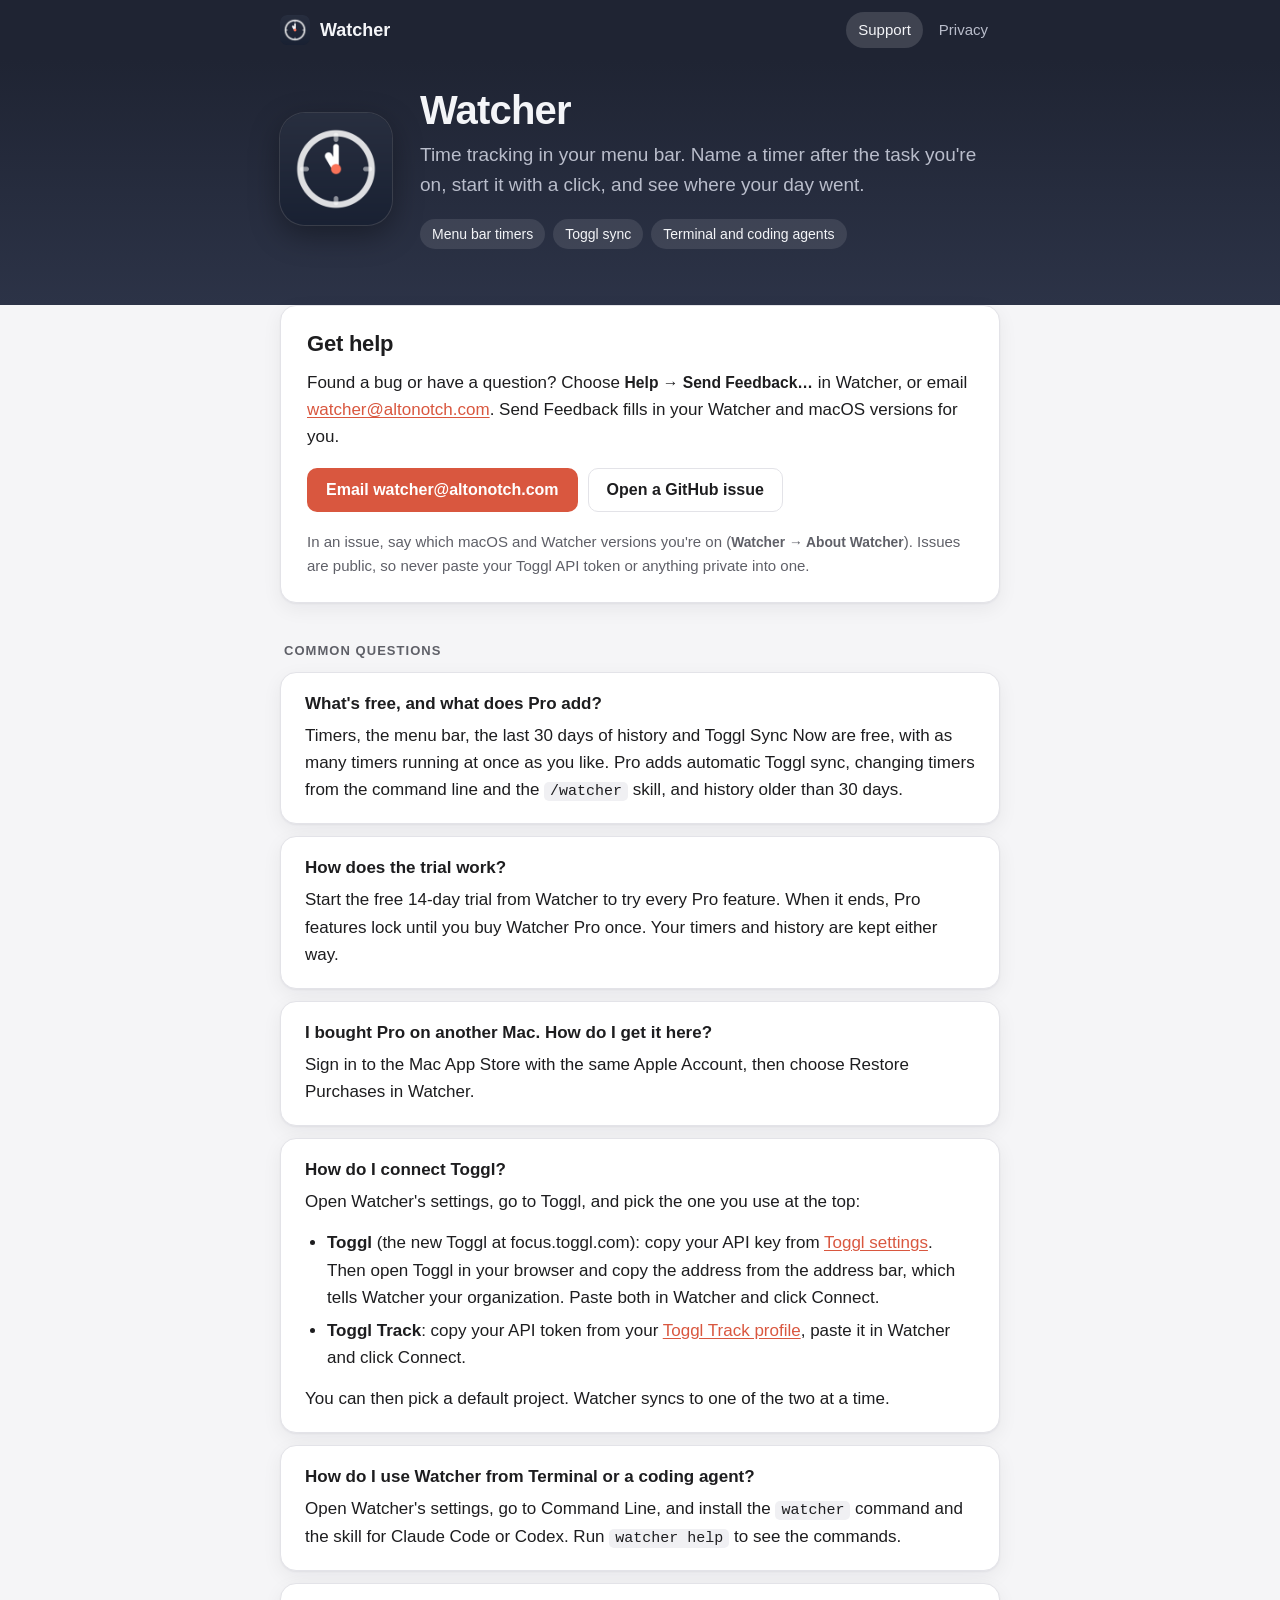
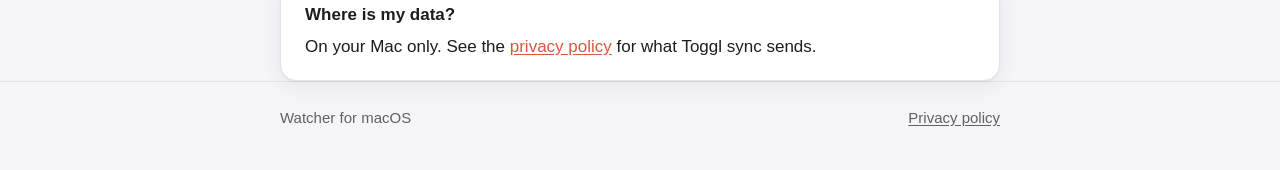
<file: index.html>
<!doctype html>
<html lang="en">
<head>
  <meta charset="utf-8">
  <meta name="viewport" content="width=device-width, initial-scale=1">
  <title>Watcher Support</title>
  <meta name="description" content="Help with Watcher, a time tracker for macOS.">
  <link rel="icon" href="icon.png">
  <link rel="stylesheet" href="style.css">
</head>
<body>
<div class="topbar">
  <div class="wrap">
    <a class="brand" href="./"><img src="icon.png" alt="">Watcher</a>
    <nav>
      <a href="./" aria-current="page">Support</a>
      <a href="privacy/">Privacy</a>
    </nav>
  </div>
</div>

<section class="hero">
  <div class="wrap">
    <img src="icon.png" alt="Watcher app icon">
    <div>
      <h1>Watcher</h1>
      <p class="tagline">Time tracking in your menu bar. Name a timer after the task you're on, start it with
      a click, and see where your day went.</p>
      <ul class="pills">
        <li>Menu bar timers</li>
        <li>Toggl sync</li>
        <li>Terminal and coding agents</li>
      </ul>
    </div>
  </div>
</section>

<main class="wrap">
  <div class="card">
    <h2>Get help</h2>
    <p>Found a bug or have a question? Choose <kbd>Help → Send Feedback…</kbd> in Watcher, or email
    <a href="mailto:watcher@altonotch.com">watcher@altonotch.com</a>. Send Feedback fills in your
    Watcher and macOS versions for you.</p>
    <div class="actions">
      <a class="button primary" href="mailto:watcher@altonotch.com">Email watcher@altonotch.com</a>
      <a class="button secondary" href="https://github.com/altonotch/watcher-site/issues/new">Open a GitHub issue</a>
    </div>
    <p class="muted small">In an issue, say which macOS and Watcher versions you're on
    (<kbd>Watcher → About Watcher</kbd>). Issues are public, so never paste your Toggl API token or
    anything private into one.</p>
  </div>

  <h2 class="section-title">Common questions</h2>

  <div class="faq">
    <div class="card">
      <h3>What's free, and what does Pro add?</h3>
      <p>Timers, the menu bar, the last 30 days of history and Toggl Sync Now are free, with as many
      timers running at once as you like. Pro adds automatic Toggl sync, changing timers from
      the command line and the <code>/watcher</code> skill, and history older than 30 days.</p>
    </div>

    <div class="card">
      <h3>How does the trial work?</h3>
      <p>Start the free 14-day trial from Watcher to try every Pro feature. When it ends, Pro
      features lock until you buy Watcher Pro once. Your timers and history are kept either
      way.</p>
    </div>

    <div class="card">
      <h3>I bought Pro on another Mac. How do I get it here?</h3>
      <p>Sign in to the Mac App Store with the same Apple Account, then choose Restore Purchases in
      Watcher.</p>
    </div>

    <div class="card">
      <h3>How do I connect Toggl?</h3>
      <p>Open Watcher's settings, go to Toggl, and pick the one you use at the top:</p>
      <ul>
        <li><strong>Toggl</strong> (the new Toggl at focus.toggl.com): copy your API key from
        <a href="https://focus.toggl.com/settings">Toggl settings</a>. Then open Toggl in your browser
        and copy the address from the address bar, which tells Watcher your organization. Paste both
        in Watcher and click Connect.</li>
        <li><strong>Toggl Track</strong>: copy your API token from your
        <a href="https://track.toggl.com/profile">Toggl Track profile</a>, paste it in Watcher and click
        Connect.</li>
      </ul>
      <p>You can then pick a default project. Watcher syncs to one of the two at a time.</p>
    </div>

    <div class="card">
      <h3>How do I use Watcher from Terminal or a coding agent?</h3>
      <p>Open Watcher's settings, go to Command Line, and install the <code>watcher</code> command
      and the skill for Claude Code or Codex. Run <code>watcher help</code> to see the commands.</p>
    </div>

    <div class="card">
      <h3>Where is my data?</h3>
      <p>On your Mac only. See the <a href="privacy/">privacy policy</a> for what Toggl sync
      sends.</p>
    </div>
  </div>
</main>

<footer>
  <div class="wrap">
    <span>Watcher for macOS</span>
    <span><a href="privacy/">Privacy policy</a></span>
  </div>
</footer>
</body>
</html>
</file>
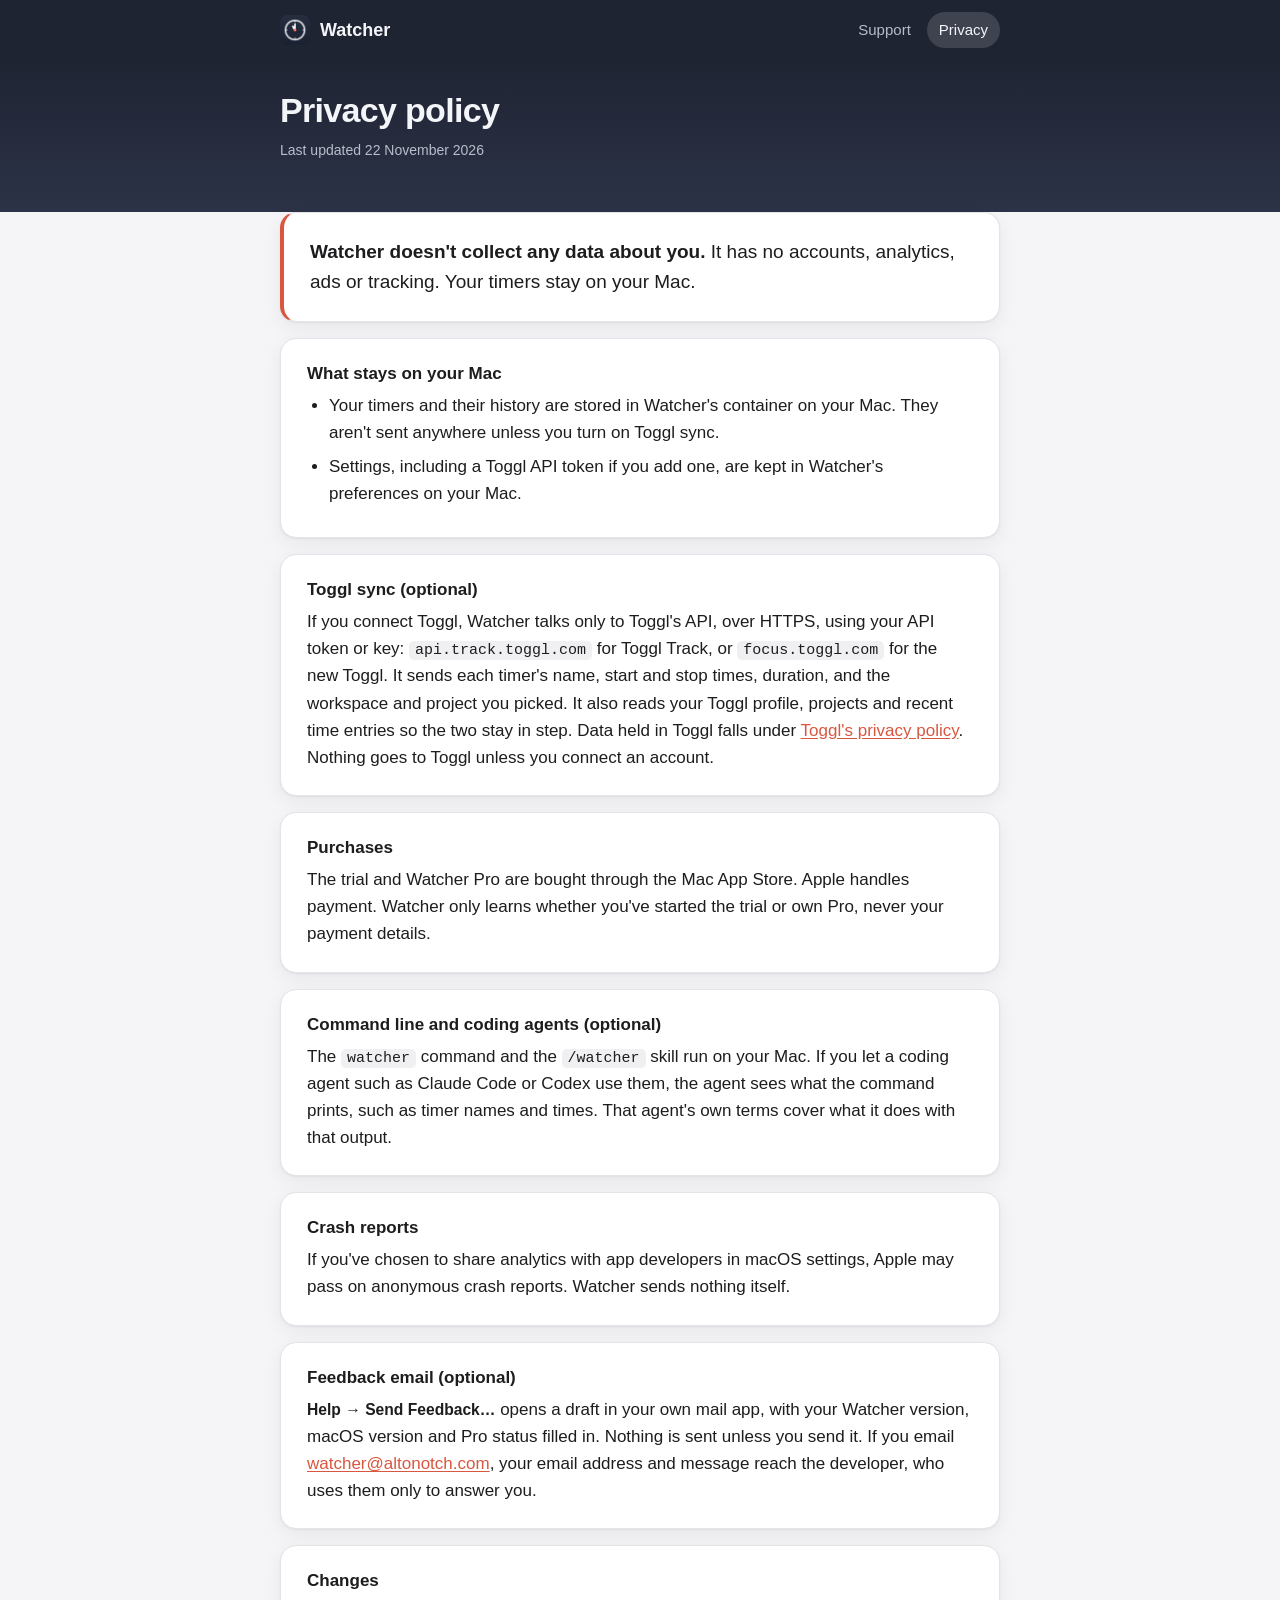
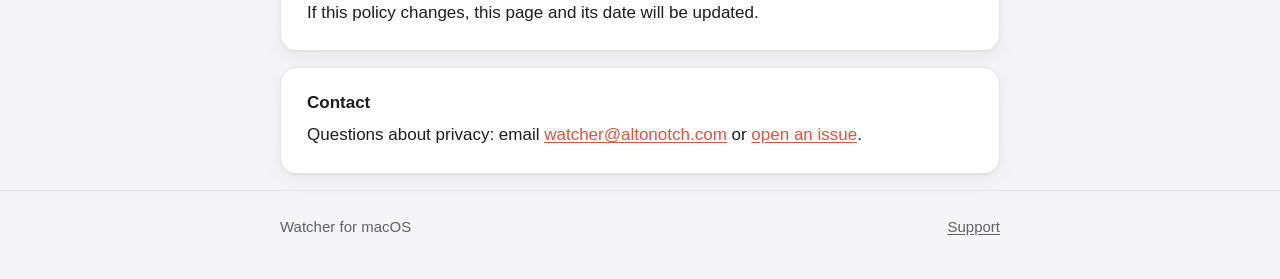
<file: privacy/index.html>
<!doctype html>
<html lang="en">
<head>
  <meta charset="utf-8">
  <meta name="viewport" content="width=device-width, initial-scale=1">
  <title>Watcher Privacy Policy</title>
  <meta name="description" content="Watcher collects no data. Your timers stay on your Mac.">
  <link rel="icon" href="../icon.png">
  <link rel="stylesheet" href="../style.css">
</head>
<body>
<div class="topbar">
  <div class="wrap">
    <a class="brand" href="../"><img src="../icon.png" alt="">Watcher</a>
    <nav>
      <a href="../">Support</a>
      <a href="./" aria-current="page">Privacy</a>
    </nav>
  </div>
</div>

<section class="hero compact">
  <div class="wrap">
    <div>
      <h1>Privacy policy</h1>
      <p class="updated">Last updated 22 November 2026</p>
    </div>
  </div>
</section>

<main class="wrap">
  <div class="card summary">
    <p><strong>Watcher doesn't collect any data about you.</strong> It has no accounts, analytics,
    ads or tracking. Your timers stay on your Mac.</p>
  </div>

  <div class="card">
    <h3>What stays on your Mac</h3>
    <ul>
      <li>Your timers and their history are stored in Watcher's container on your Mac. They aren't
      sent anywhere unless you turn on Toggl sync.</li>
      <li>Settings, including a Toggl API token if you add one, are kept in Watcher's preferences on
      your Mac.</li>
    </ul>
  </div>

  <div class="card">
    <h3>Toggl sync (optional)</h3>
    <p>If you connect Toggl, Watcher talks only to Toggl's API, over HTTPS, using your API token or
    key: <code>api.track.toggl.com</code> for Toggl Track, or <code>focus.toggl.com</code> for the
    new Toggl. It sends each timer's name, start and stop times, duration, and the workspace and
    project you picked. It also reads your Toggl profile, projects and recent time entries so the
    two stay in step. Data held in Toggl falls under
    <a href="https://toggl.com/legal/privacy/">Toggl's privacy policy</a>. Nothing goes to Toggl
    unless you connect an account.</p>
  </div>

  <div class="card">
    <h3>Purchases</h3>
    <p>The trial and Watcher Pro are bought through the Mac App Store. Apple handles payment.
    Watcher only learns whether you've started the trial or own Pro, never your payment
    details.</p>
  </div>

  <div class="card">
    <h3>Command line and coding agents (optional)</h3>
    <p>The <code>watcher</code> command and the <code>/watcher</code> skill run on your Mac. If
    you let a coding agent such as Claude Code or Codex use them, the agent sees what the command
    prints, such as timer names and times. That agent's own terms cover what it does with that
    output.</p>
  </div>

  <div class="card">
    <h3>Crash reports</h3>
    <p>If you've chosen to share analytics with app developers in macOS settings, Apple may pass
    on anonymous crash reports. Watcher sends nothing itself.</p>
  </div>

  <div class="card">
    <h3>Feedback email (optional)</h3>
    <p><kbd>Help → Send Feedback…</kbd> opens a draft in your own mail app, with your Watcher
    version, macOS version and Pro status filled in. Nothing is sent unless you send it. If you
    email <a href="mailto:watcher@altonotch.com">watcher@altonotch.com</a>, your email address and
    message reach the developer, who uses them only to answer you.</p>
  </div>

  <div class="card">
    <h3>Changes</h3>
    <p>If this policy changes, this page and its date will be updated.</p>
  </div>

  <div class="card">
    <h3>Contact</h3>
    <p>Questions about privacy: email <a href="mailto:watcher@altonotch.com">watcher@altonotch.com</a>
    or <a href="https://github.com/altonotch/watcher-site/issues">open an issue</a>.</p>
  </div>
</main>

<footer>
  <div class="wrap">
    <span>Watcher for macOS</span>
    <span><a href="../">Support</a></span>
  </div>
</footer>
</body>
</html>
</file>
<file: style.css>
:root {
  --bg: #f5f5f7;
  --surface: #ffffff;
  --text: #1d1d1f;
  --muted: #5f6068;
  --line: #e3e3e8;
  --accent: #d9573f;
  --accent-text: #ffffff;
  --navy: #1f2433;
  --navy-2: #2c3347;
  --on-navy: #f4f5f8;
  --on-navy-muted: #b9bdcb;
  --code-bg: #f0f0f3;
  --shadow: 0 1px 2px rgba(20, 24, 40, .05), 0 6px 20px rgba(20, 24, 40, .06);
  color-scheme: light dark;
}

@media (prefers-color-scheme: dark) {
  :root {
    --bg: #111318;
    --surface: #1a1d24;
    --text: #ececf0;
    --muted: #a3a6b1;
    --line: #2b2f39;
    --accent: #f07a62;
    --accent-text: #1a1210;
    --navy: #1a1e2b;
    --navy-2: #262c3e;
    --code-bg: #242833;
    --shadow: none;
  }
}

* { box-sizing: border-box; }

html { -webkit-text-size-adjust: 100%; }

body {
  margin: 0;
  background: var(--bg);
  color: var(--text);
  font: 17px/1.6 -apple-system, BlinkMacSystemFont, "SF Pro Text", "Helvetica Neue", Helvetica, Arial, sans-serif;
  -webkit-font-smoothing: antialiased;
}

a { color: var(--accent); text-underline-offset: 2px; }
a:hover { text-decoration-thickness: 2px; }

.wrap {
  max-width: 760px;
  margin: 0 auto;
  padding: 0 20px;
}

/* Top bar */

.topbar {
  background: var(--navy);
  color: var(--on-navy);
}

.topbar .wrap {
  display: flex;
  align-items: center;
  justify-content: space-between;
  gap: 16px;
  min-height: 60px;
}

.brand {
  display: flex;
  align-items: center;
  gap: 10px;
  color: inherit;
  font-weight: 650;
  font-size: 18px;
  text-decoration: none;
}

.brand img { width: 30px; height: 30px; border-radius: 7px; }

nav { display: flex; gap: 4px; }

nav a {
  color: var(--on-navy-muted);
  text-decoration: none;
  font-size: 15px;
  padding: 6px 12px;
  border-radius: 999px;
}

nav a:hover { color: var(--on-navy); background: rgba(255, 255, 255, .08); }

nav a[aria-current="page"] { color: var(--on-navy); background: rgba(255, 255, 255, .14); }

/* Hero */

.hero {
  background: linear-gradient(180deg, var(--navy) 0%, var(--navy-2) 100%);
  color: var(--on-navy);
  padding: 28px 0 56px;
}

.hero .wrap {
  display: flex;
  align-items: center;
  gap: 28px;
}

.hero img {
  width: 112px;
  height: 112px;
  flex: none;
  border-radius: 25px;
  box-shadow: 0 0 0 1px rgba(255, 255, 255, .12), 0 10px 30px rgba(0, 0, 0, .35);
}

.hero h1 {
  margin: 0;
  font-size: 40px;
  line-height: 1.1;
  letter-spacing: -.02em;
}

.hero .tagline {
  margin: 8px 0 0;
  font-size: 19px;
  color: var(--on-navy-muted);
}

.hero.compact { padding: 32px 0 48px; }
.hero.compact h1 { font-size: 34px; }

.pills {
  display: flex;
  flex-wrap: wrap;
  gap: 8px;
  margin: 18px 0 0;
  padding: 0;
  list-style: none;
}

.pills li {
  margin: 0;
  font-size: 14px;
  padding: 4px 12px;
  border-radius: 999px;
  background: rgba(255, 255, 255, .1);
  color: var(--on-navy);
}

/* Content */

main {
  position: relative;
  margin-top: -28px;
  padding-bottom: 56px;
}

.card {
  background: var(--surface);
  border: 1px solid var(--line);
  border-radius: 16px;
  box-shadow: var(--shadow);
  padding: 24px 26px;
  margin-bottom: 16px;
}

.card > :last-child { margin-bottom: 0; }

h2 {
  font-size: 22px;
  line-height: 1.3;
  letter-spacing: -.01em;
  margin: 0 0 10px;
}

.section-title {
  font-size: 13px;
  font-weight: 650;
  letter-spacing: .08em;
  text-transform: uppercase;
  color: var(--muted);
  margin: 40px 4px 12px;
}

h3 {
  font-size: 17px;
  line-height: 1.35;
  margin: 0 0 6px;
}

p, ul { margin: 0 0 14px; }

ul { padding-left: 22px; }

li { margin-bottom: 6px; }

.lead { font-size: 19px; }

.muted { color: var(--muted); }

.small { font-size: 15px; }

code {
  font: 15px ui-monospace, SFMono-Regular, Menlo, monospace;
  background: var(--code-bg);
  padding: 1px 6px;
  border-radius: 5px;
  overflow-wrap: anywhere;
}

kbd {
  font: inherit;
  font-size: .92em;
  font-weight: 600;
  white-space: nowrap;
}

/* Buttons */

.actions {
  display: flex;
  flex-wrap: wrap;
  gap: 10px;
  margin: 18px 0;
}

.button {
  display: inline-flex;
  align-items: center;
  justify-content: center;
  min-height: 42px;
  padding: 8px 18px;
  border-radius: 10px;
  font-size: 16px;
  font-weight: 600;
  text-decoration: none;
  border: 1px solid transparent;
}

.button.primary { background: var(--accent); color: var(--accent-text); }
.button.primary:hover { filter: brightness(1.06); }

.button.secondary { border-color: var(--line); color: var(--text); background: var(--surface); }
.button.secondary:hover { border-color: var(--muted); }

/* FAQ */

.faq { display: grid; gap: 12px; }

.faq .card { margin: 0; padding: 20px 24px; }

/* Privacy */

.summary {
  border-left: 4px solid var(--accent);
}

.summary p { font-size: 19px; }

.updated {
  display: inline-block;
  font-size: 14px;
  color: var(--muted);
  margin: 10px 0 0;
}

.hero .updated { color: var(--on-navy-muted); }

footer {
  color: var(--muted);
  font-size: 15px;
  padding: 24px 0 40px;
  border-top: 1px solid var(--line);
}

footer .wrap { display: flex; flex-wrap: wrap; justify-content: space-between; gap: 8px 20px; }

footer a { color: inherit; }

@media (max-width: 560px) {
  body { font-size: 16px; }
  .wrap { padding: 0 16px; }
  .hero { padding: 20px 0 48px; }
  .hero .wrap { flex-direction: column; align-items: flex-start; gap: 18px; }
  .hero img { width: 84px; height: 84px; border-radius: 19px; }
  .hero h1 { font-size: 32px; }
  .card { padding: 20px; }
  .faq .card { padding: 18px 20px; }
  .actions .button { flex: 1 1 100%; }
}
</file>
